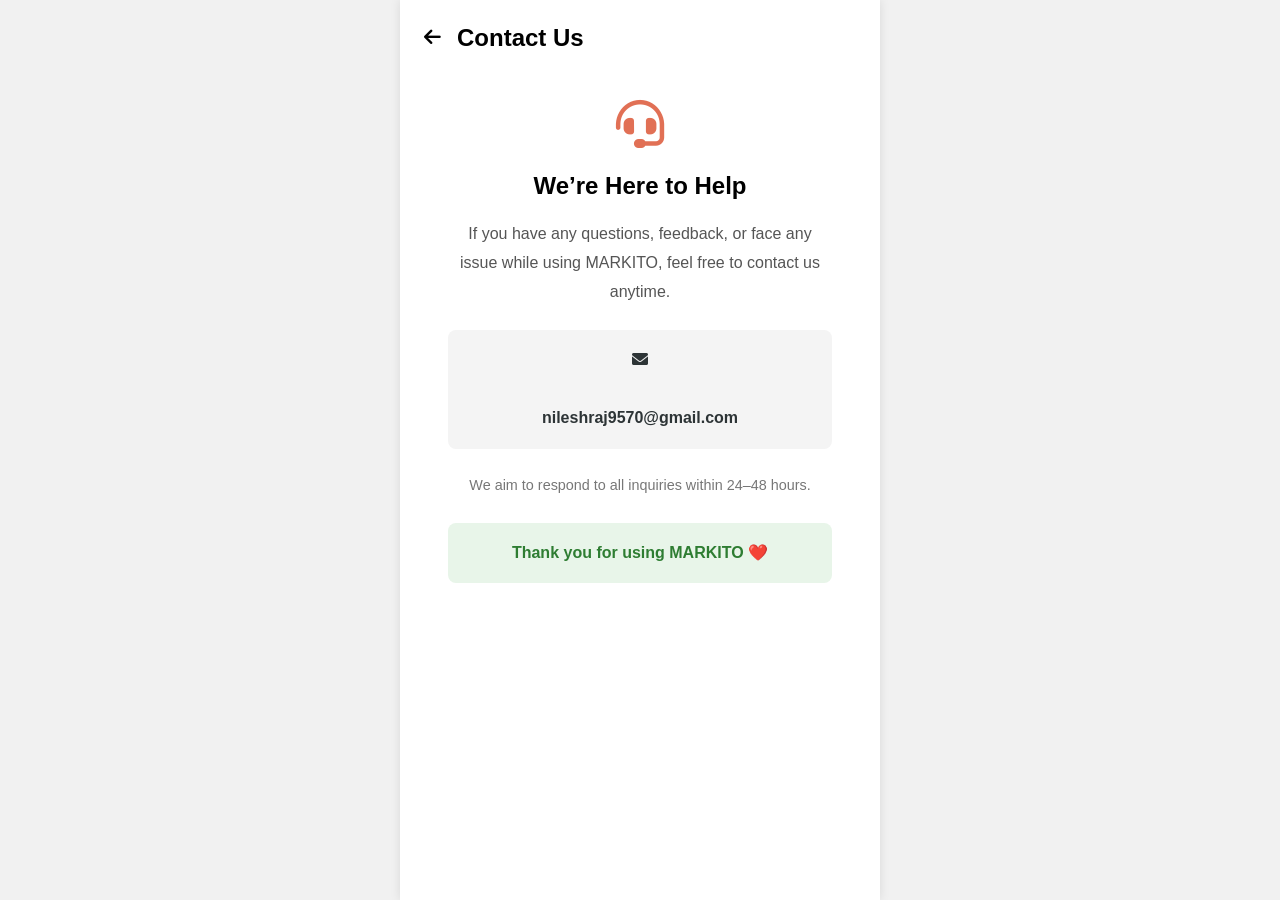
<file: contact.html>
<!DOCTYPE html>
<html lang="en">
<head>
<meta charset="UTF-8">
<meta name="viewport" content="width=device-width, initial-scale=1.0">

<title>Contact Us - MARKITO</title>

<link rel="stylesheet"
href="https://cdnjs.cloudflare.com/ajax/libs/font-awesome/6.0.0/css/all.min.css">

<link rel="stylesheet" href="account.css">

</head>

<body>

<div class="main-container" style="padding:1.5rem;">

<header style="
display:flex;
align-items:center;
gap:1rem;
margin-bottom:1.5rem;
">

<button
onclick="window.history.back()"
style="
background:none;
border:none;
font-size:1.2rem;
cursor:pointer;
">

<i class="fas fa-arrow-left"></i>

</button>

<h1 style="font-size:1.5rem;margin:0;">
Contact Us
</h1>

</header>


<main style="
background:white;
padding:1.5rem;
border-radius:0.625rem;
line-height:1.8;
text-align:center;
">

<i
class="fas fa-headset"
style="
font-size:3rem;
color:#e17055;
margin-bottom:1rem;
">
</i>

<h2 style="margin-bottom:0.8rem;">
We’re Here to Help
</h2>

<p style="color:#555;">
If you have any questions, feedback, or face any issue while using MARKITO,
feel free to contact us anytime.
</p>


<div style="
margin:1.5rem 0;
padding:1rem;
background:#f4f4f4;
border-radius:0.5rem;
font-weight:bold;
font-size:1rem;
color:#2d3436;
">

<i class="fas fa-envelope"></i>

<br><br>

nileshraj9570@gmail.com

</div>


<p style="
font-size:0.9rem;
color:#777;
">

We aim to respond to all inquiries within 24–48 hours.

</p>


<div style="
margin-top:1.5rem;
padding:1rem;
background:#e8f5e9;
border-radius:0.5rem;
color:#2e7d32;
font-weight:bold;
">

Thank you for using MARKITO ❤️

</div>

</main>

</div>

</body>
</html>
</file>
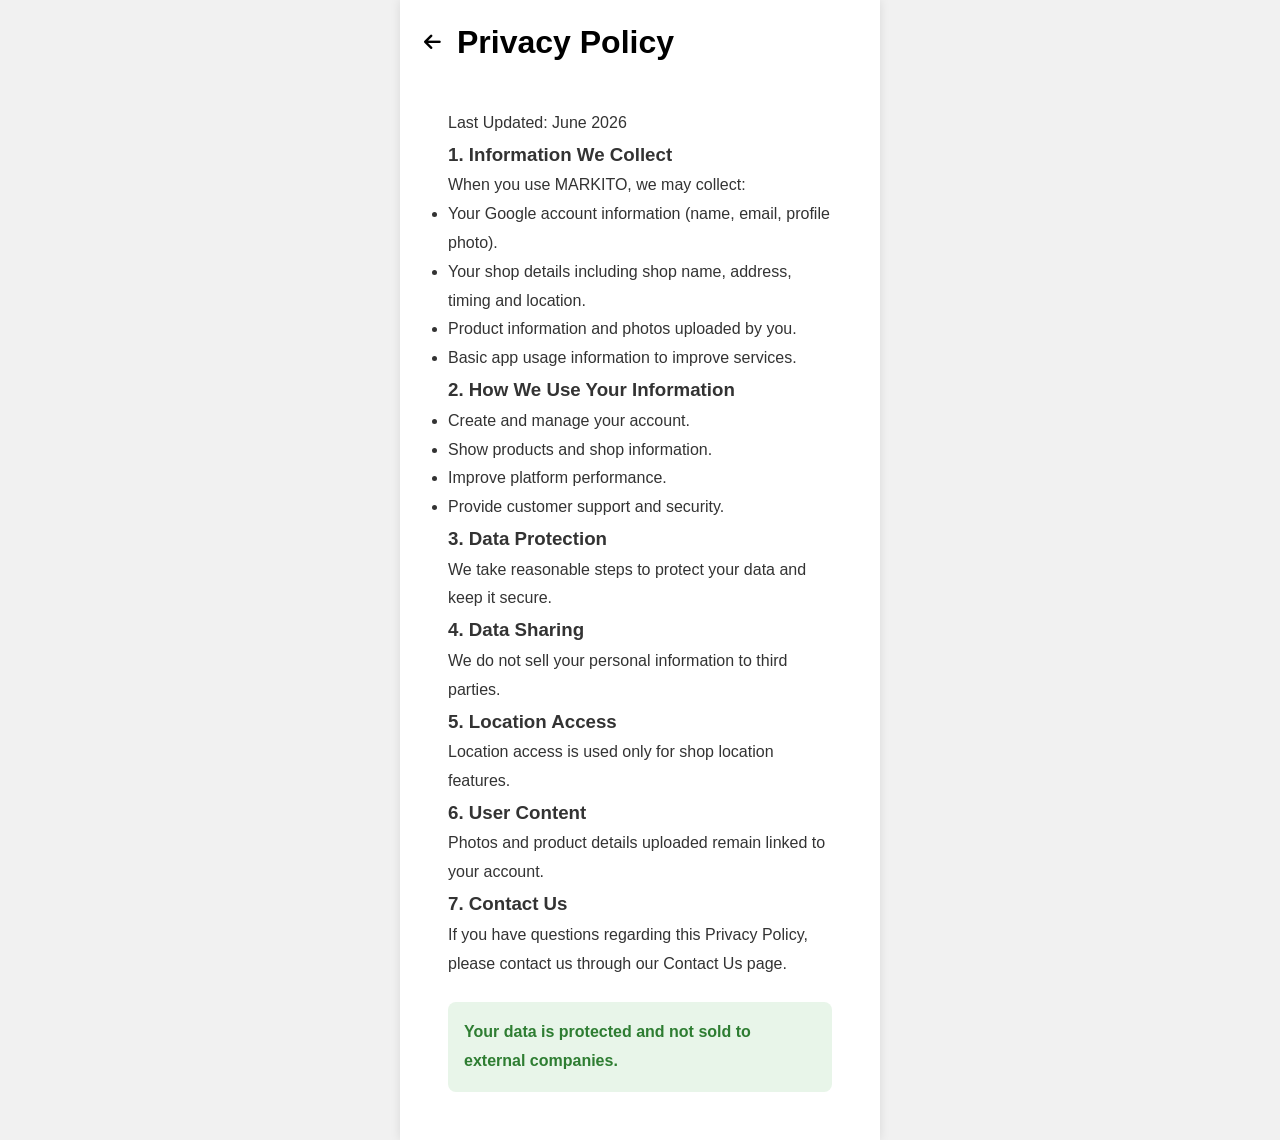
<file: privacy.html>
<!DOCTYPE html>
<html lang="en">
<head>
<meta charset="UTF-8">
<meta name="viewport" content="width=device-width, initial-scale=1.0">

<title>Privacy Policy - MARKITO</title>

<link rel="stylesheet"
href="https://cdnjs.cloudflare.com/ajax/libs/font-awesome/6.0.0/css/all.min.css">

<link rel="stylesheet" href="account.css">
</head>

<body>

<div class="main-container" style="padding:1.5rem;">

<header style="
display:flex;
align-items:center;
gap:1rem;
margin-bottom:1.5rem;
">

<button
onclick="window.history.back()"
style="
background:none;
border:none;
font-size:1.2rem;
cursor:pointer;
">
<i class="fas fa-arrow-left"></i>
</button>

<h1 style="margin:0;">
Privacy Policy
</h1>

</header>


<main style="
background:white;
padding:1.5rem;
border-radius:0.625rem;
line-height:1.8;
color:#333;
">

<p>
Last Updated: June 2026
</p>

<h3>1. Information We Collect</h3>

<p>
When you use MARKITO, we may collect:
</p>

<ul>
<li>Your Google account information (name, email, profile photo).</li>

<li>Your shop details including shop name, address, timing and location.</li>

<li>Product information and photos uploaded by you.</li>

<li>Basic app usage information to improve services.</li>
</ul>


<h3>2. How We Use Your Information</h3>

<ul>
<li>Create and manage your account.</li>

<li>Show products and shop information.</li>

<li>Improve platform performance.</li>

<li>Provide customer support and security.</li>
</ul>


<h3>3. Data Protection</h3>

<p>
We take reasonable steps to protect your data and keep it secure.
</p>


<h3>4. Data Sharing</h3>

<p>
We do not sell your personal information to third parties.
</p>


<h3>5. Location Access</h3>

<p>
Location access is used only for shop location features.
</p>


<h3>6. User Content</h3>

<p>
Photos and product details uploaded remain linked to your account.
</p>


<h3>7. Contact Us</h3>

<p>
If you have questions regarding this Privacy Policy,
please contact us through our Contact Us page.
</p>


<div style="
margin-top:1.5rem;
padding:1rem;
background:#e8f5e9;
border-radius:8px;
color:#2e7d32;
font-weight:bold;
">

Your data is protected and not sold to external companies.

</div>

</main>

</div>

</body>
</html>
</file>
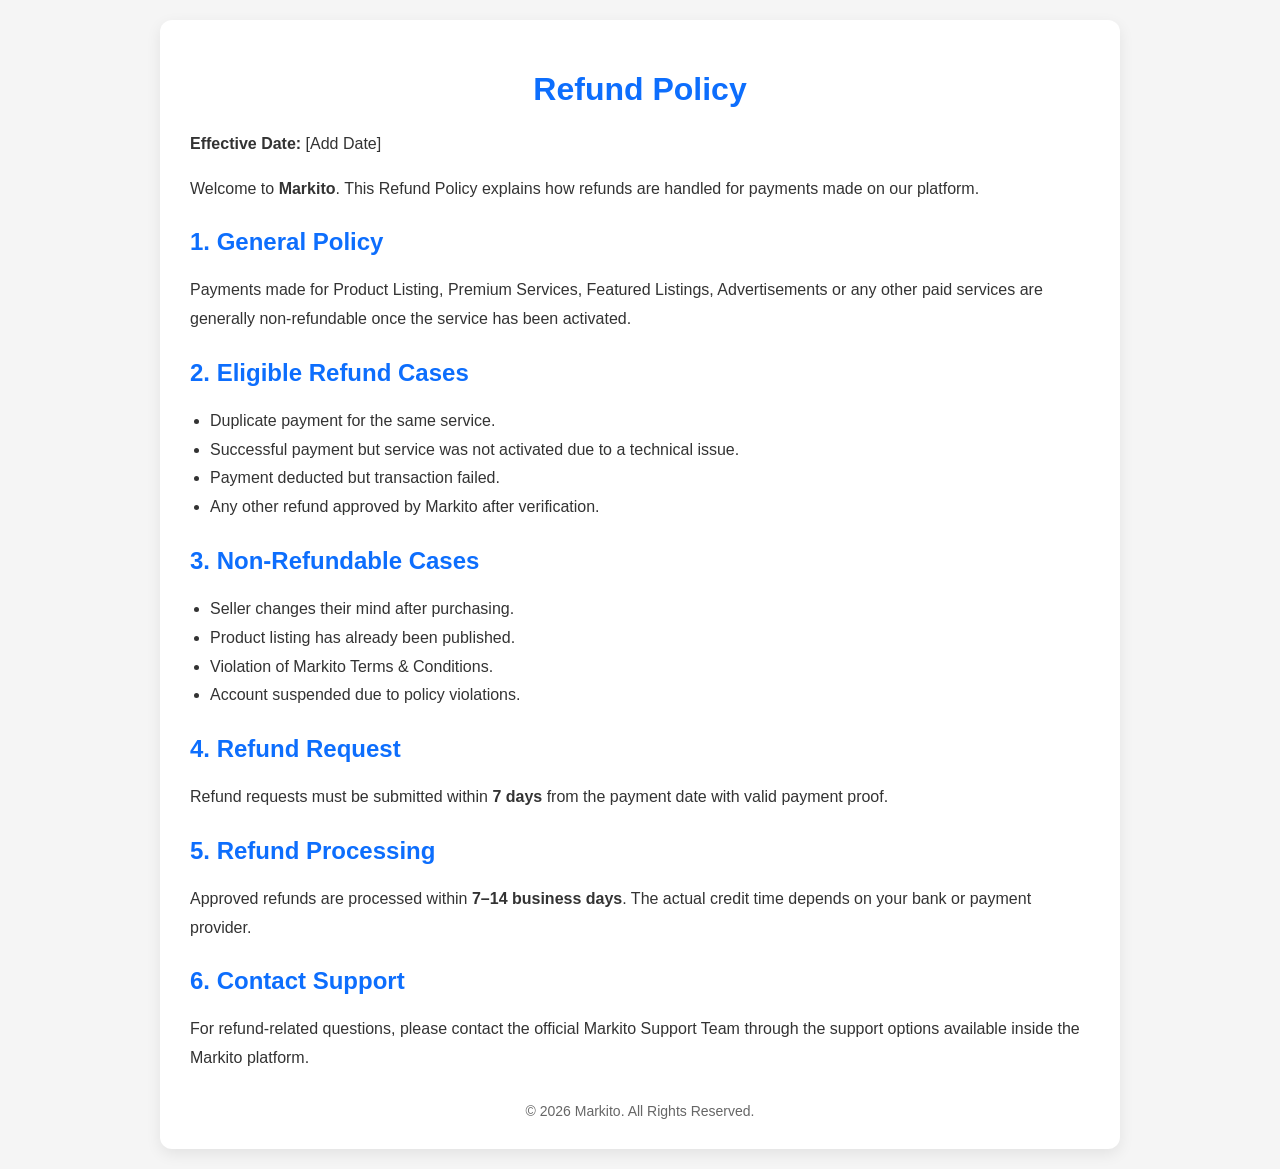
<file: refund.html>
<!DOCTYPE html>
<html lang="en">
<head>
<meta charset="UTF-8">
<meta name="viewport" content="width=device-width, initial-scale=1.0">
<title>Refund Policy - Markito</title>

<style>
body{
    margin:0;
    padding:20px;
    background:#f5f5f5;
    font-family:Arial,sans-serif;
    color:#333;
}

.container{
    max-width:900px;
    margin:auto;
    background:#fff;
    padding:30px;
    border-radius:12px;
    box-shadow:0 5px 15px rgba(0,0,0,.08);
}

h1{
    text-align:center;
    color:#0d6efd;
}

h2{
    color:#0d6efd;
    margin-top:25px;
}

p,li{
    line-height:1.8;
    font-size:16px;
}

ul{
    padding-left:20px;
}

.footer{
    margin-top:30px;
    text-align:center;
    color:#666;
    font-size:14px;
}
</style>

</head>
<body>

<div class="container">

<h1>Refund Policy</h1>

<p><strong>Effective Date:</strong> [Add Date]</p>

<p>
Welcome to <strong>Markito</strong>. This Refund Policy explains how refunds are handled for payments made on our platform.
</p>

<h2>1. General Policy</h2>

<p>
Payments made for Product Listing, Premium Services, Featured Listings, Advertisements or any other paid services are generally non-refundable once the service has been activated.
</p>

<h2>2. Eligible Refund Cases</h2>

<ul>
<li>Duplicate payment for the same service.</li>
<li>Successful payment but service was not activated due to a technical issue.</li>
<li>Payment deducted but transaction failed.</li>
<li>Any other refund approved by Markito after verification.</li>
</ul>

<h2>3. Non-Refundable Cases</h2>

<ul>
<li>Seller changes their mind after purchasing.</li>
<li>Product listing has already been published.</li>
<li>Violation of Markito Terms & Conditions.</li>
<li>Account suspended due to policy violations.</li>
</ul>

<h2>4. Refund Request</h2>

<p>
Refund requests must be submitted within <strong>7 days</strong> from the payment date with valid payment proof.
</p>

<h2>5. Refund Processing</h2>

<p>
Approved refunds are processed within <strong>7–14 business days</strong>. The actual credit time depends on your bank or payment provider.
</p>

<h2>6. Contact Support</h2>

<p>
For refund-related questions, please contact the official Markito Support Team through the support options available inside the Markito platform.
</p>

<div class="footer">
© 2026 Markito. All Rights Reserved.
</div>

</div>

</body>
</html>
</file>
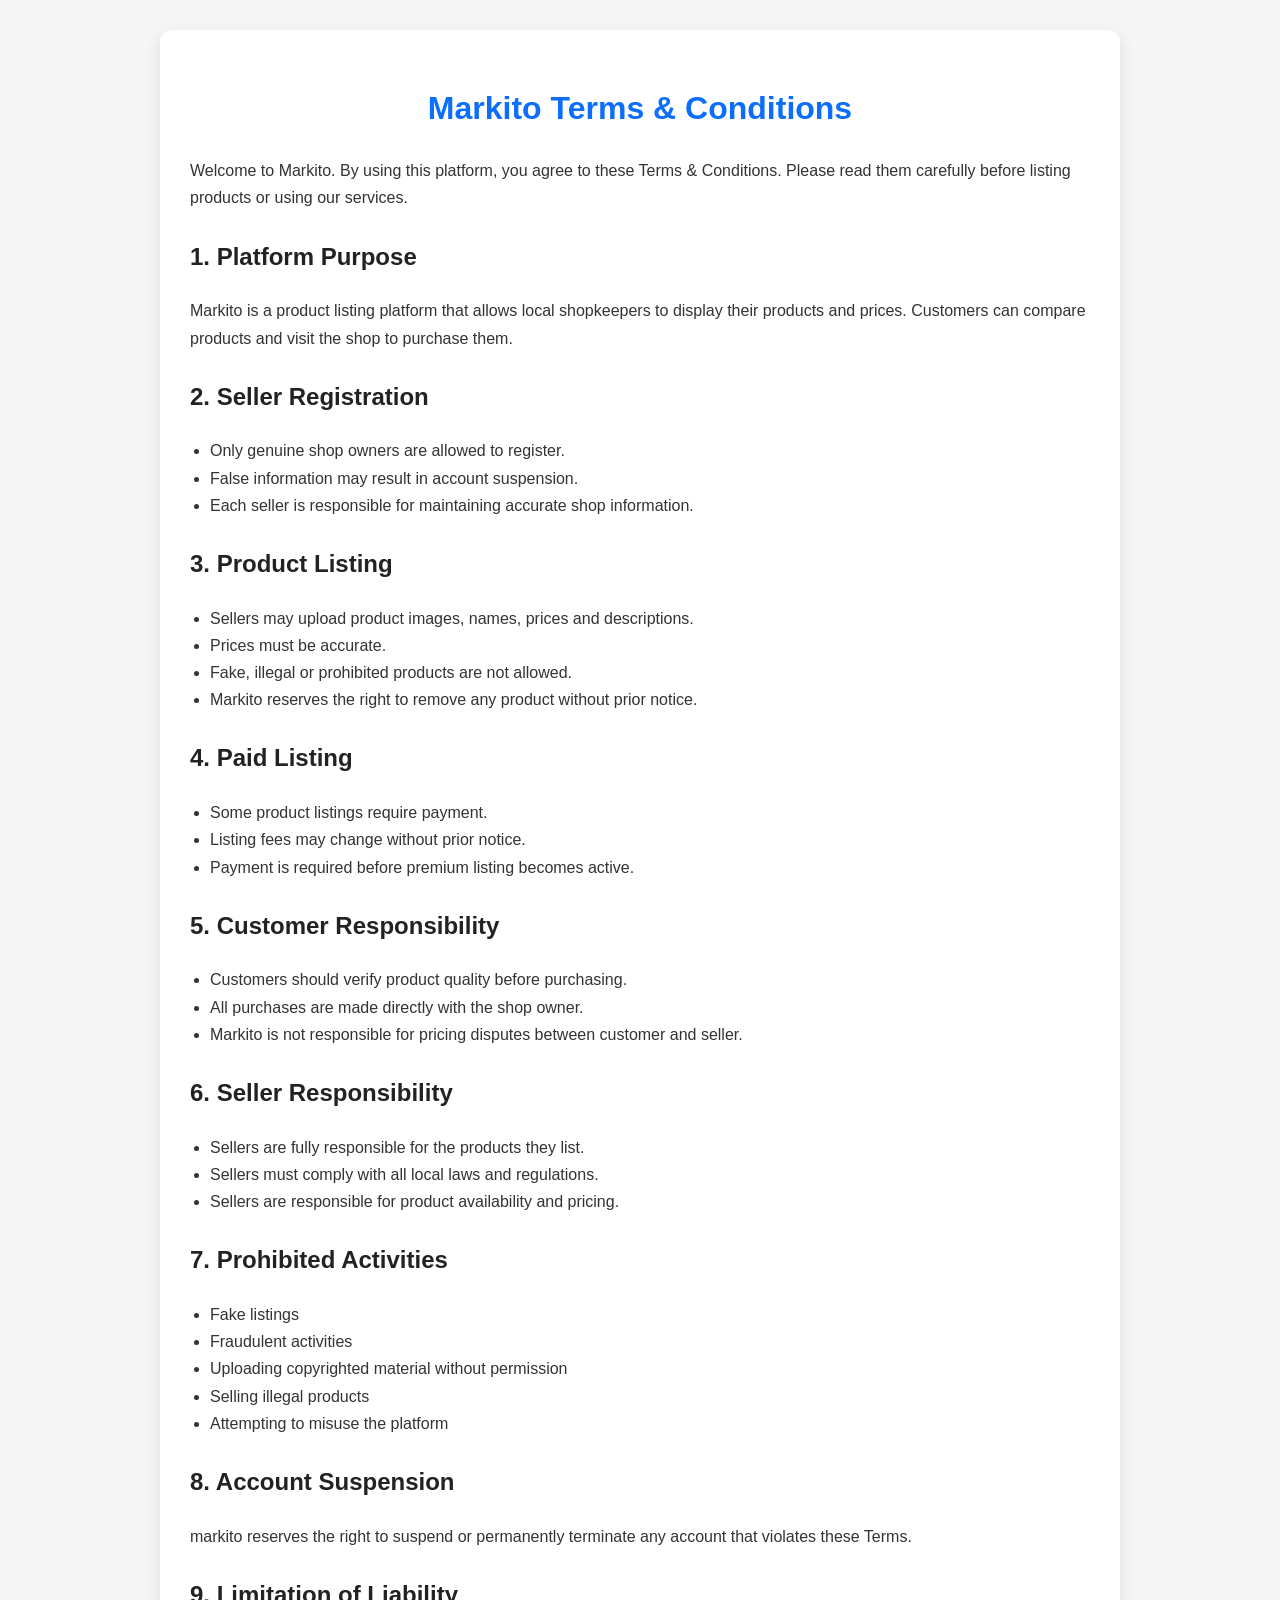
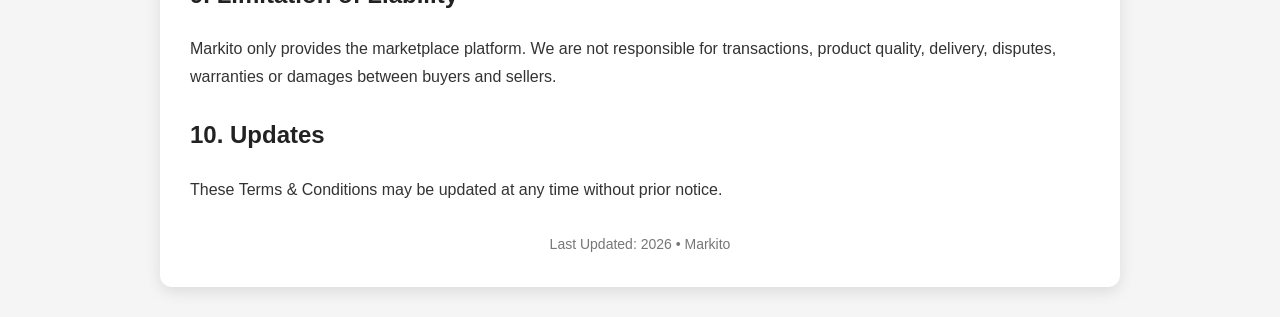
<file: terms.html>
<!DOCTYPE html>
<html lang="en">
<head>
<meta charset="UTF-8">
<meta name="viewport" content="width=device-width, initial-scale=1.0">
<title>Terms & Conditions - Markiro</title>

<style>
body{
    margin:0;
    font-family:Arial,sans-serif;
    background:#f5f5f5;
    color:#333;
    line-height:1.7;
}
.container{
    max-width:900px;
    margin:30px auto;
    background:#fff;
    padding:30px;
    border-radius:12px;
    box-shadow:0 5px 15px rgba(0,0,0,.1);
}
h1{
    color:#0d6efd;
    text-align:center;
}
h2{
    color:#222;
    margin-top:25px;
}
p,li{
    font-size:16px;
}
ul{
    padding-left:20px;
}
.footer{
    text-align:center;
    margin-top:30px;
    color:#777;
    font-size:14px;
}
</style>
</head>

<body>

<div class="container">

<h1>Markito Terms & Conditions</h1>

<p>
Welcome to Markito. By using this platform, you agree to these Terms & Conditions.
Please read them carefully before listing products or using our services.
</p>

<h2>1. Platform Purpose</h2>

<p>
Markito is a product listing platform that allows local shopkeepers to display their products and prices.
Customers can compare products and visit the shop to purchase them.
</p>

<h2>2. Seller Registration</h2>

<ul>
<li>Only genuine shop owners are allowed to register.</li>
<li>False information may result in account suspension.</li>
<li>Each seller is responsible for maintaining accurate shop information.</li>
</ul>

<h2>3. Product Listing</h2>

<ul>
<li>Sellers may upload product images, names, prices and descriptions.</li>
<li>Prices must be accurate.</li>
<li>Fake, illegal or prohibited products are not allowed.</li>
<li>Markito reserves the right to remove any product without prior notice.</li>
</ul>

<h2>4. Paid Listing</h2>

<ul>
<li>Some product listings require payment.</li>
<li>Listing fees may change without prior notice.</li>
<li>Payment is required before premium listing becomes active.</li>
</ul>

<h2>5. Customer Responsibility</h2>

<ul>
<li>Customers should verify product quality before purchasing.</li>
<li>All purchases are made directly with the shop owner.</li>
<li>Markito is not responsible for pricing disputes between customer and seller.</li>
</ul>

<h2>6. Seller Responsibility</h2>

<ul>
<li>Sellers are fully responsible for the products they list.</li>
<li>Sellers must comply with all local laws and regulations.</li>
<li>Sellers are responsible for product availability and pricing.</li>
</ul>

<h2>7. Prohibited Activities</h2>

<ul>
<li>Fake listings</li>
<li>Fraudulent activities</li>
<li>Uploading copyrighted material without permission</li>
<li>Selling illegal products</li>
<li>Attempting to misuse the platform</li>
</ul>

<h2>8. Account Suspension</h2>

<p>
  markito reserves the right to suspend or permanently terminate any account that violates these Terms.
</p>

<h2>9. Limitation of Liability</h2>

<p>
Markito only provides the marketplace platform.
We are not responsible for transactions, product quality, delivery, disputes, warranties or damages between buyers and sellers.
</p>

<h2>10. Updates</h2>

<p>
These Terms & Conditions may be updated at any time without prior notice.
</p>

<div class="footer">
Last Updated: 2026 • Markito
</div>

</div>

</body>
</html>
</file>
<file: account.css>
/* Base Styles and Resets */
* {
    margin: 0;
    padding: 0;
    box-sizing: border-box;
    font-family: Arial, Helvetica, sans-serif;
}

body {
    background-color: #f1f1f1;
    display: flex;
    justify-content: center;
}

.main-container {
    width: 100%;
    max-width: 30rem;
    background-color: #ffffff;
    min-height: 100vh;
    padding-bottom: 5rem; /* Space for navbar */
    position: relative;
    box-shadow: 0 0 0.625rem rgba(0,0,0,0.1);
}

/* Header Section */
.profile-header {
    background: linear-gradient(to bottom, #d63031, #6c5ce7);
    color: #ffffff;
    text-align: center;
    padding: 1.875rem 1.25rem;
    border-bottom-left-radius: 1.25rem;
    border-bottom-right-radius: 1.25rem;
}

.profile-header {
    background: linear-gradient(to bottom, #d63031, #6c5ce7);
    color: #ffffff;
    text-align: center;
    padding: 1.875rem 1.25rem;
    border-bottom-left-radius: 1.25rem;
    border-bottom-right-radius: 1.25rem;
    position: relative; /* <-- यह लाइन जोड़ें */
}


.user-avatar {
    width: 6rem; /* फोटो का साइज */
    height: 6rem;
    margin: 0 auto;
    border-radius: 50%;
    overflow: hidden;
    background: #fff;
    display: flex;
    align-items: center;
    justify-content: center;
    border: 0.2rem solid rgba(255, 255, 255, 0.3);
}

#user-photo {
    width: 100%;
    height: 100%;
    object-fit: cover;
}


.shop-name {
    font-size: 1.375rem;
    margin-bottom: 0.312rem;
}

.rating-badge {
    display: inline-block;
    background-color: rgba(0,0,0,0.5);
    padding: 0.312rem 0.937rem;
    border-radius: 0.937rem;
    font-size: 0.75rem;
    margin-bottom: 1.25rem;
}

.status-boxes {
    display: flex;
    justify-content: space-around;
}

.box {
    background-color: rgba(255,255,255,0.2);
    padding: 0.625rem;
    border-radius: 0.5rem;
    font-size: 0.987rem;
    width: 30%;
}

.number {
    font-size: 1.125rem;
    font-weight: bold;
}

/* Menu Section */
.action-menu {
    padding: 1.25rem;
}

.menu-item {
    width: 100%;
    display: flex;
    justify-content: space-between;
    align-items: center;
    background-color: #ffffff;
    border: 0.062rem solid #e0e0e0;
    padding: 0.937rem;
    margin-bottom: 0.625rem;
    border-radius: 0.5rem;
    cursor: pointer;
    font-size: .95rem;
    color: #333;
}

.menu-item span i {
    color: #6c5ce7;
    margin-right: 0.625rem;
}

.menu-item.alt-color {
    background-color: #6c5ce7;
    color: #ffffff;
}

.menu-item.alt-color span i {
    color: #ffffff;
}

.badge {
    background-color: #e17055;
    color: #ffffff;
    padding: 0.125rem 0.5rem;
    border-radius: 0.625rem;
    font-size: 0.625rem;
}

.exit-btn {
    width: 100%;
    background-color: #e17055;
    color: #ffffff;
    border: none;
    padding: 0.937rem;
    border-radius: 0.5rem;
    font-weight: bold;
    margin-top: 0.937rem;
    cursor: pointer;
}

/* Footer Navigation */
.footer-nav {
    position: fixed;
    bottom: 0;
    width: 100%;
    max-width: 32rem;
    background-color: #ffffff;
    display: flex;
    justify-content: space-around;
    padding: 0.937rem;
    gap: 0.5rem;
    border-top: 0.062rem solid #e0e0e0;
    box-shadow: 0 -0.125 0.312rem rgba(0,0,0,0.05);
}

/* Home Button */
.nav-btn.home-btn {
    background-color: #1b5e20;
    padding: 1rem; 
    border-radius: 0.225rem;
    color: white;
    border: none;      /* इससे काला बॉर्डर हट जाएगा */
    width: 8rem; /* यहाँ से आप चौड़ाई बढ़ा सकते हैं */
    cursor: pointer;
}

/* Add Button */
.nav-btn.add-btn {
    background-color: #0277bd;
    padding: 0.8rem;
    border-radius: 0.225rem;
    color: white;
    border: none;      /* बॉर्डर हटाया */
    width: 7rem;       /* चौड़ाई बढ़ाई */
    cursor: pointer;
}

/* Account Button */
.nav-btn.account-btn {
    background-color: #ef6c00;
    padding: 0.8rem;
    border-radius: 0.225rem;
    color: white;
    border: none;      /* बॉर्डर हटाया */
    width: 9rem;       /* चौड़ाई बढ़ाई */
    cursor: pointer;
}


/* बटन पर माउस ले जाने पर चमक (Optional) */
.nav-btn:hover {
    opacity: 0.9;
    transform: scale(1.05);
    transition: 0.3s;
}

/* Toggle Switch Styling (Updated) */
.switch input { opacity: 0; width: 0; height: 0; }

.slider {
  position: absolute; 
  cursor: pointer; 
  top: 0; left: 0; right: 0; bottom: 0;
  background-color: #ccc; 
  transition: .4s; 
  border-radius: 2.125rem;
}

/* गोले का साइज़ 26px से घटाकर 20px किया ताकि बटन स्लिम लगे */
.slider:before {
  position: absolute; 
  content: ""; 
  height: 1.25rem; 
  width: 1.25rem; 
  left: 0.25rem; 
  bottom: 0.25rem;
  background-color: white; 
  transition: .4s; 
  border-radius: 50%;
}

input:checked + .slider { 
    background-color: #2e7d32; 
}

/* गोला अब 22px ही आगे खिसकेगा ताकि बटन के अंदर रहे */
input:checked + .slider:before { 
    transform: translateX(1.375rem); 
}

/* दुकान स्टेटस वाले बॉक्स की सेटिंग */
.store-status-area {
    display: flex;
    justify-content: space-between;
    align-items: center;
    padding: 0.937rem;
    background: #fff;
    border: 0.125rem solid #e0e0e0; /* यहाँ से बॉर्डर गहरा या हल्का कर सकते हैं */
    border-radius: 0.75rem;
    margin: 0.625rem 1.25rem; /* पहला नंबर (10) ऊपर-नीचे के लिए, दूसरा (20) दाएँ-बाएँ के लिए */
}

/* हिंदी और इंग्लिश टेक्स्ट का मार्जिन */
.status-text-group {
    margin-left: 0.937rem; 
}

/* टॉगल बटन का दाईं तरफ से मार्जिन (इसे आप यहाँ से कंट्रोल करें) */
.toggle-wrapper {
    margin-right: 1.5675rem; /* बटन को और अंदर लाने के लिए इसे बढ़ा दें (जैसे 30px) */
}

.issue-line {
    display: flex;
    justify-content: space-between;
    padding: 1.125rem 0.937rem;
    border-bottom: 0.062rem solid #eee;
    color: #333;
    font-size: 0.85rem;
    font-weight: bold;
    cursor: pointer;
}
.issue-line:last-child { border-bottom: none; }
.issue-line span {
    background: #6c5ce7;
    color: white;
    padding: 0.125rem 0.625rem;
    border-radius: 0.625rem;
    font-size: 0.75rem;
}
/* Overlay System - Isse list button ke upar tairigi */
.overlay-list {
    position: absolute; /* हवा में तैराने के लिए */
    top: 100%;         /* हेडर के ठीक नीचे से शुरू होगा */
    left: 1.25rem;
    right: 1.25rem;
    background: white;
    z-index: 1000;     /* सबसे ऊपर दिखने के लिए */
    border-radius: 0.625rem;
    border: 0.062rem solid #ddd;
    box-shadow: 0rem 0.5rem 1.25rem rgba(0,0,0,0.2); /* साया (Shadow) */
    text-align: left;
}
</file>
